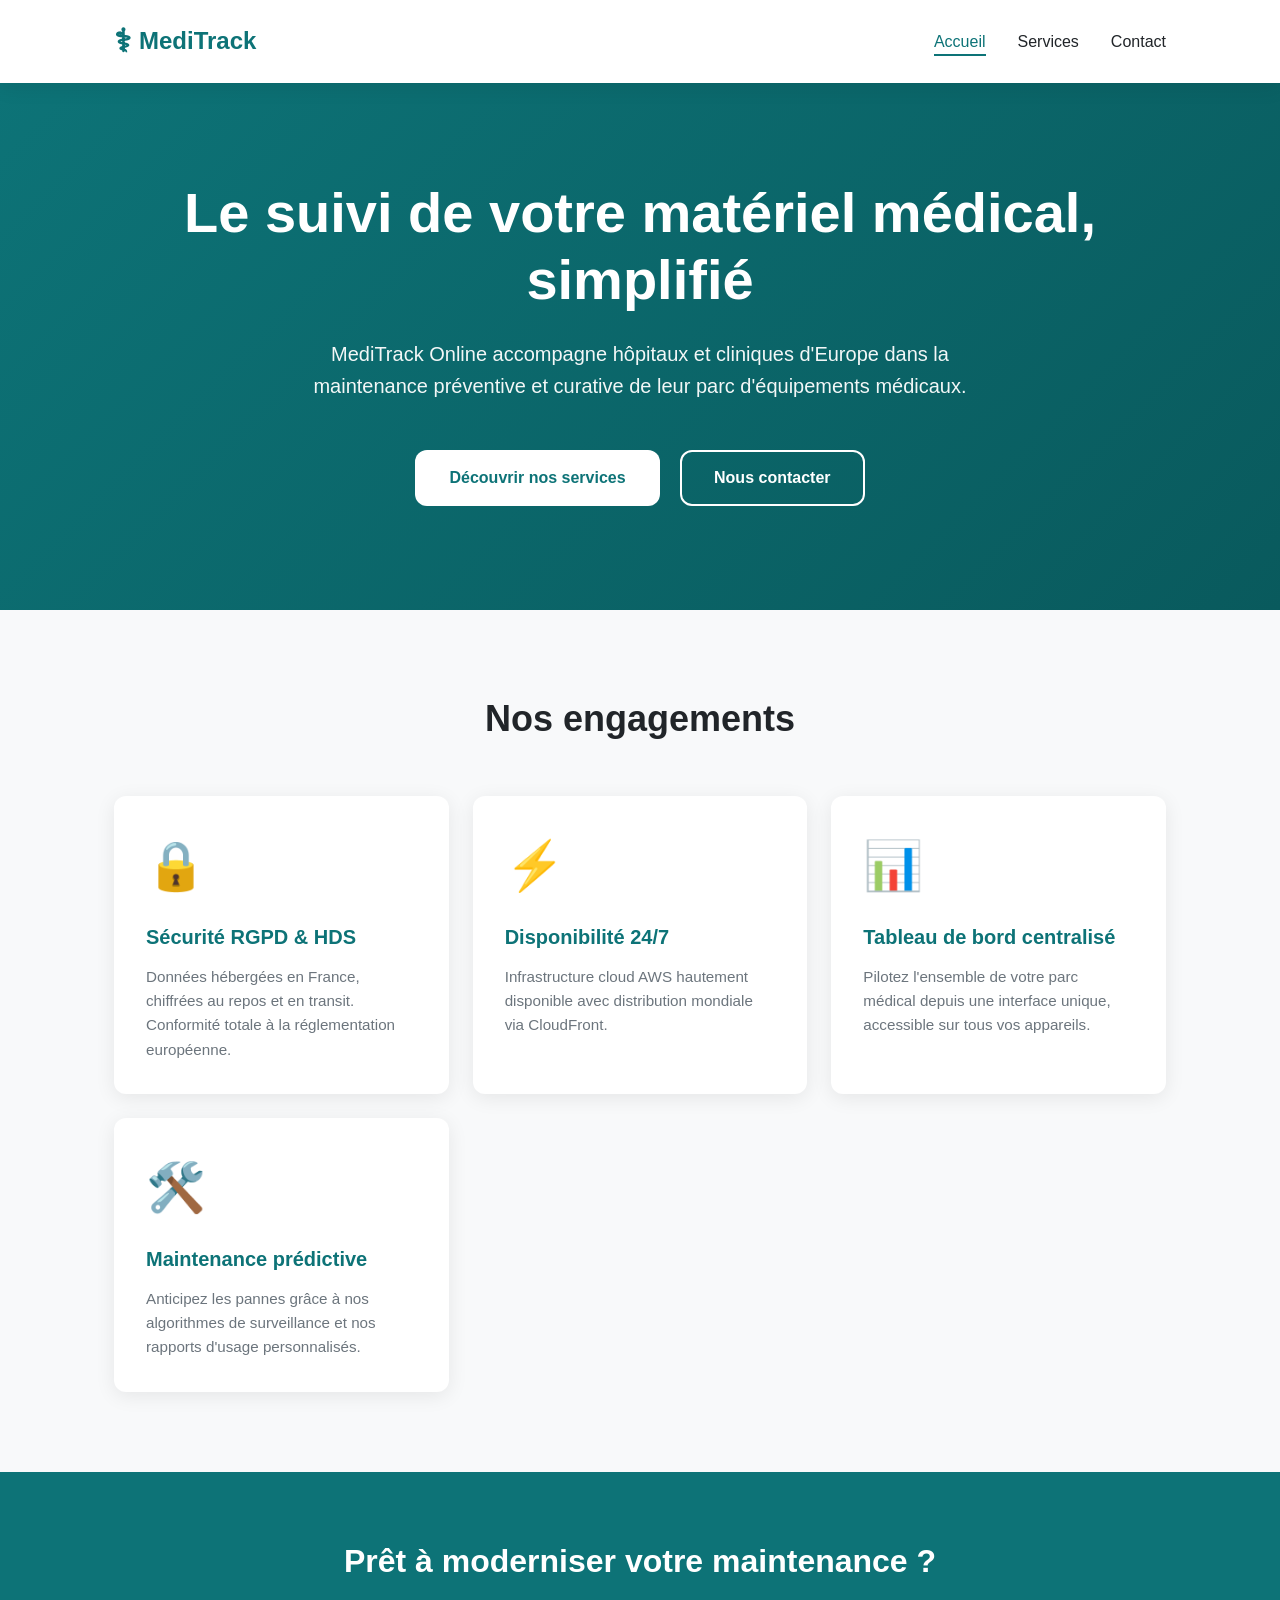
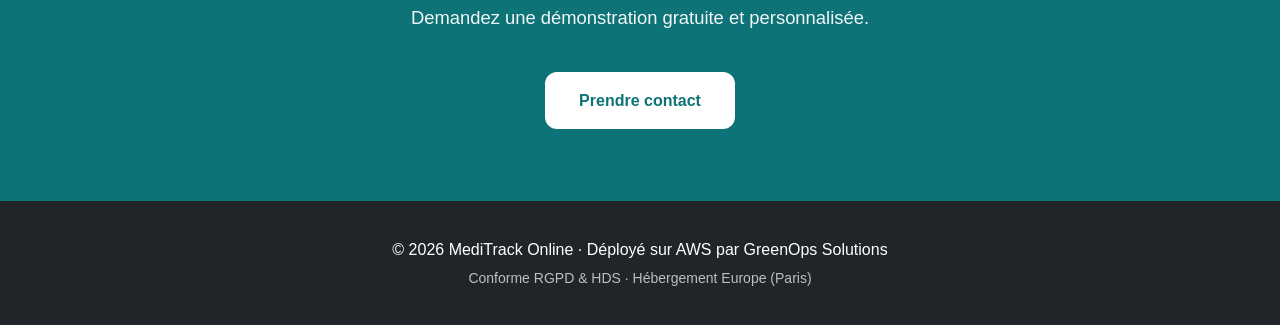
<file: site/index.html>
<!DOCTYPE html>
<html lang="fr">
<head>
    <meta charset="UTF-8">
    <meta name="viewport" content="width=device-width, initial-scale=1.0">
    <meta name="description" content="MediTrack Online - Suivi et maintenance du matériel médical pour hôpitaux et cliniques">
    <title>MediTrack Online - Suivi du matériel médical</title>
    <link rel="stylesheet" href="css/style.css">
</head>
<body>
    <header class="site-header">
        <nav class="container">
            <div class="logo">
                <span class="logo-icon">⚕</span>
                <span class="logo-text">MediTrack</span>
            </div>
            <ul class="nav-menu">
                <li><a href="index.html" class="active">Accueil</a></li>
                <li><a href="services.html">Services</a></li>
                <li><a href="contact.html">Contact</a></li>
            </ul>
        </nav>
    </header>

    <section class="hero">
        <div class="container">
            <h1>Le suivi de votre matériel médical, simplifié</h1>
            <p class="lead">MediTrack Online accompagne hôpitaux et cliniques d'Europe dans la maintenance préventive et curative de leur parc d'équipements médicaux.</p>
            <a href="services.html" class="btn btn-primary">Découvrir nos services</a>
            <a href="contact.html" class="btn btn-secondary">Nous contacter</a>
        </div>
    </section>

    <section class="features">
        <div class="container">
            <h2>Nos engagements</h2>
            <div class="grid">
                <div class="card">
                    <div class="card-icon">🔒</div>
                    <h3>Sécurité RGPD &amp; HDS</h3>
                    <p>Données hébergées en France, chiffrées au repos et en transit. Conformité totale à la réglementation européenne.</p>
                </div>
                <div class="card">
                    <div class="card-icon">⚡</div>
                    <h3>Disponibilité 24/7</h3>
                    <p>Infrastructure cloud AWS hautement disponible avec distribution mondiale via CloudFront.</p>
                </div>
                <div class="card">
                    <div class="card-icon">📊</div>
                    <h3>Tableau de bord centralisé</h3>
                    <p>Pilotez l'ensemble de votre parc médical depuis une interface unique, accessible sur tous vos appareils.</p>
                </div>
                <div class="card">
                    <div class="card-icon">🛠️</div>
                    <h3>Maintenance prédictive</h3>
                    <p>Anticipez les pannes grâce à nos algorithmes de surveillance et nos rapports d'usage personnalisés.</p>
                </div>
            </div>
        </div>
    </section>

    <section class="cta">
        <div class="container">
            <h2>Prêt à moderniser votre maintenance ?</h2>
            <p>Demandez une démonstration gratuite et personnalisée.</p>
            <a href="contact.html" class="btn btn-primary">Prendre contact</a>
        </div>
    </section>

    <footer class="site-footer">
        <div class="container">
            <p>&copy; 2026 MediTrack Online · Déployé sur AWS par GreenOps Solutions</p>
            <p class="small">Conforme RGPD &amp; HDS · Hébergement Europe (Paris)</p>
        </div>
    </footer>
</body>
</html>
</file>
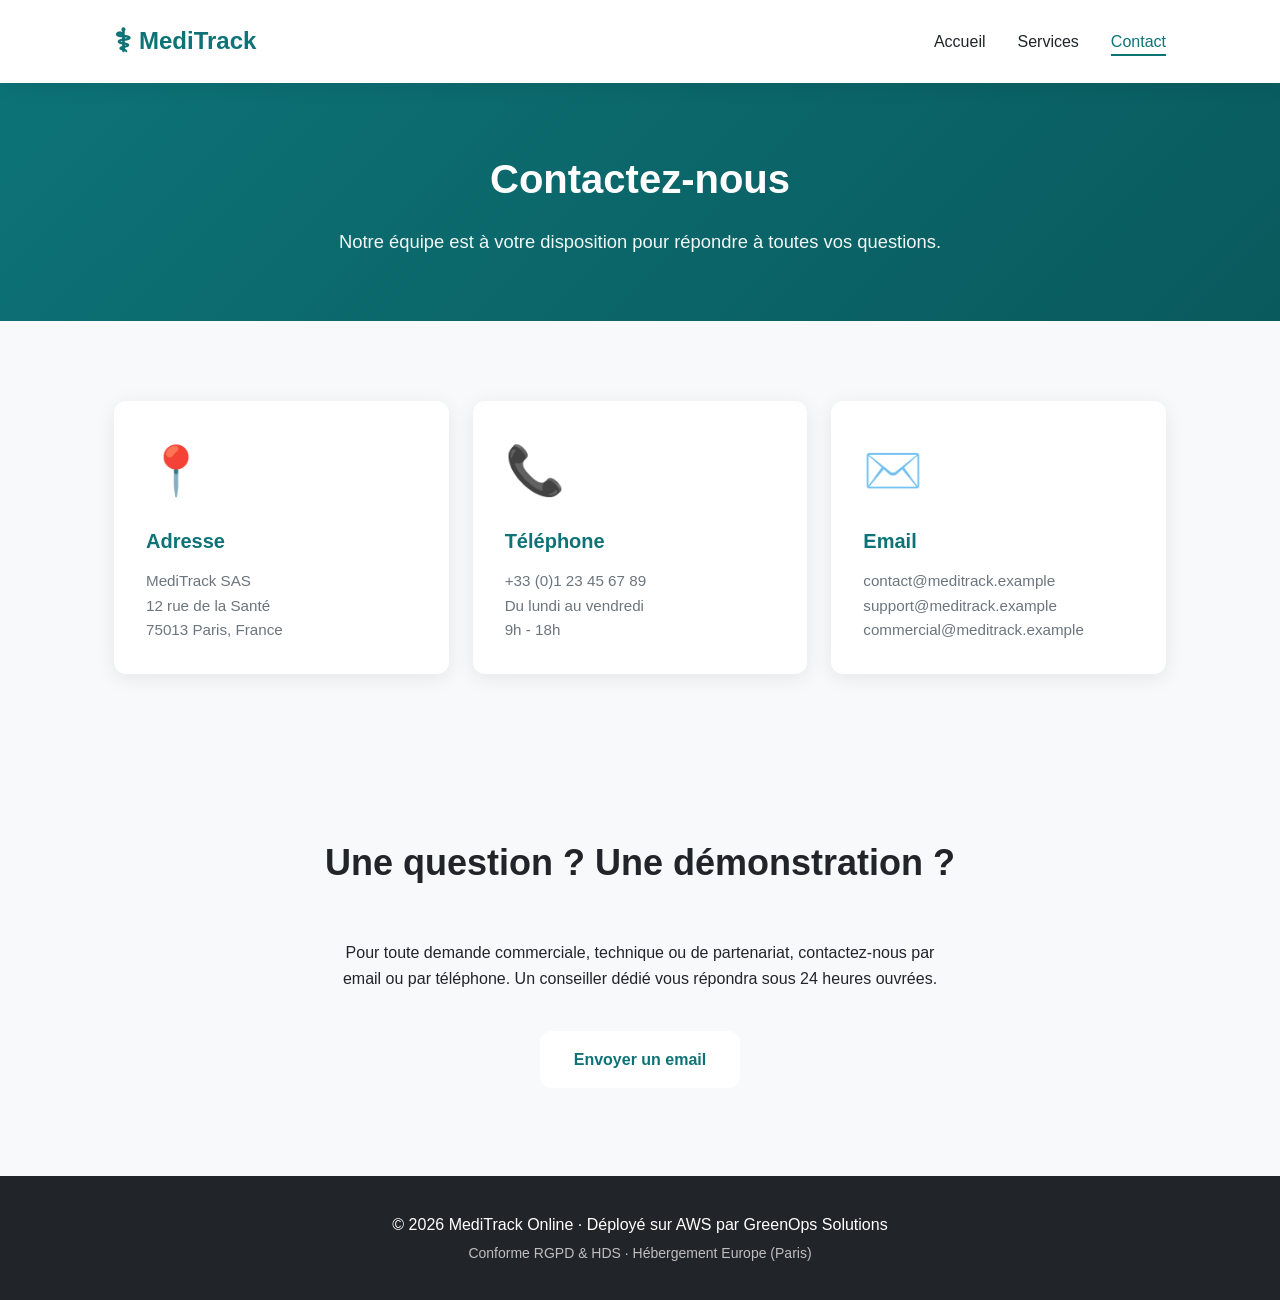
<file: site/contact.html>
<!DOCTYPE html>
<html lang="fr">
<head>
    <meta charset="UTF-8">
    <meta name="viewport" content="width=device-width, initial-scale=1.0">
    <title>Contact - MediTrack Online</title>
    <link rel="stylesheet" href="css/style.css">
</head>
<body>
    <header class="site-header">
        <nav class="container">
            <div class="logo">
                <span class="logo-icon">⚕</span>
                <span class="logo-text">MediTrack</span>
            </div>
            <ul class="nav-menu">
                <li><a href="index.html">Accueil</a></li>
                <li><a href="services.html">Services</a></li>
                <li><a href="contact.html" class="active">Contact</a></li>
            </ul>
        </nav>
    </header>

    <section class="page-hero">
        <div class="container">
            <h1>Contactez-nous</h1>
            <p class="lead">Notre équipe est à votre disposition pour répondre à toutes vos questions.</p>
        </div>
    </section>

    <section class="contact-info">
        <div class="container">
            <div class="grid">
                <div class="card">
                    <div class="card-icon">📍</div>
                    <h3>Adresse</h3>
                    <p>MediTrack SAS<br>12 rue de la Santé<br>75013 Paris, France</p>
                </div>
                <div class="card">
                    <div class="card-icon">📞</div>
                    <h3>Téléphone</h3>
                    <p>+33 (0)1 23 45 67 89<br>Du lundi au vendredi<br>9h - 18h</p>
                </div>
                <div class="card">
                    <div class="card-icon">✉️</div>
                    <h3>Email</h3>
                    <p>contact@meditrack.example<br>support@meditrack.example<br>commercial@meditrack.example</p>
                </div>
            </div>
        </div>
    </section>

    <section class="features">
        <div class="container">
            <h2>Une question ? Une démonstration ?</h2>
            <p style="text-align: center; max-width: 600px; margin: 0 auto 2rem;">
                Pour toute demande commerciale, technique ou de partenariat, contactez-nous par email
                ou par téléphone. Un conseiller dédié vous répondra sous 24 heures ouvrées.
            </p>
            <div style="text-align: center;">
                <a href="mailto:contact@meditrack.example" class="btn btn-primary">Envoyer un email</a>
            </div>
        </div>
    </section>

    <footer class="site-footer">
        <div class="container">
            <p>&copy; 2026 MediTrack Online · Déployé sur AWS par GreenOps Solutions</p>
            <p class="small">Conforme RGPD &amp; HDS · Hébergement Europe (Paris)</p>
        </div>
    </footer>
</body>
</html>
</file>
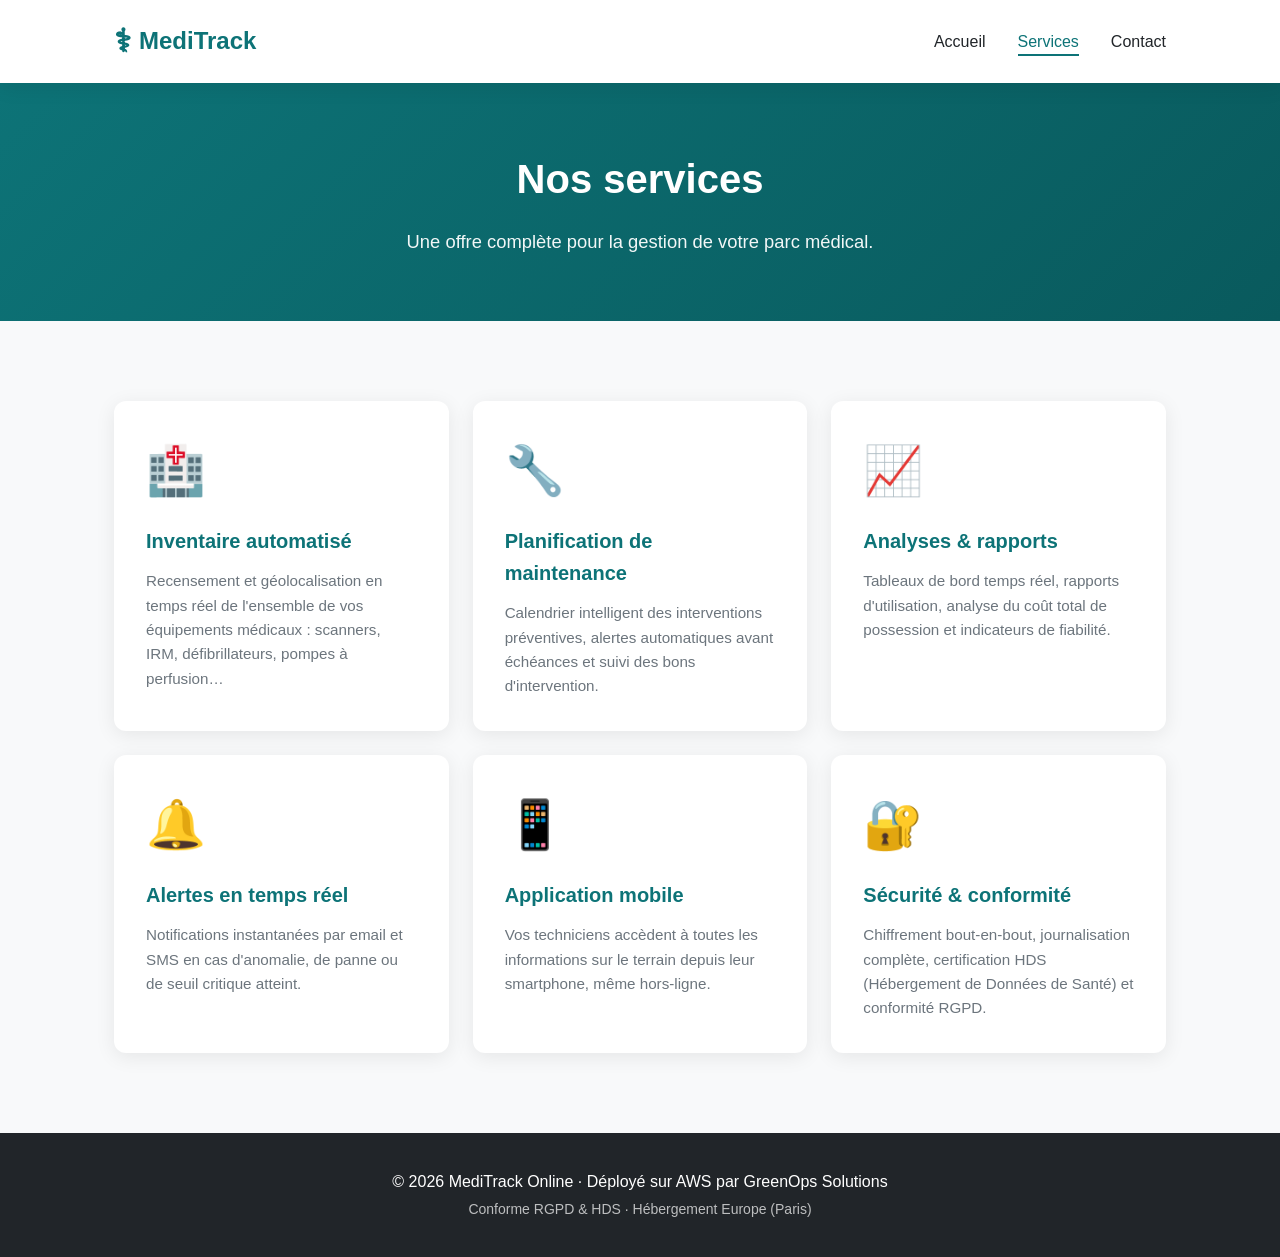
<file: site/services.html>
<!DOCTYPE html>
<html lang="fr">
<head>
    <meta charset="UTF-8">
    <meta name="viewport" content="width=device-width, initial-scale=1.0">
    <title>Services - MediTrack Online</title>
    <link rel="stylesheet" href="css/style.css">
</head>
<body>
    <header class="site-header">
        <nav class="container">
            <div class="logo">
                <span class="logo-icon">⚕</span>
                <span class="logo-text">MediTrack</span>
            </div>
            <ul class="nav-menu">
                <li><a href="index.html">Accueil</a></li>
                <li><a href="services.html" class="active">Services</a></li>
                <li><a href="contact.html">Contact</a></li>
            </ul>
        </nav>
    </header>

    <section class="page-hero">
        <div class="container">
            <h1>Nos services</h1>
            <p class="lead">Une offre complète pour la gestion de votre parc médical.</p>
        </div>
    </section>

    <section class="features">
        <div class="container">
            <div class="grid">
                <div class="card">
                    <div class="card-icon">🏥</div>
                    <h3>Inventaire automatisé</h3>
                    <p>Recensement et géolocalisation en temps réel de l'ensemble de vos équipements médicaux : scanners, IRM, défibrillateurs, pompes à perfusion…</p>
                </div>
                <div class="card">
                    <div class="card-icon">🔧</div>
                    <h3>Planification de maintenance</h3>
                    <p>Calendrier intelligent des interventions préventives, alertes automatiques avant échéances et suivi des bons d'intervention.</p>
                </div>
                <div class="card">
                    <div class="card-icon">📈</div>
                    <h3>Analyses &amp; rapports</h3>
                    <p>Tableaux de bord temps réel, rapports d'utilisation, analyse du coût total de possession et indicateurs de fiabilité.</p>
                </div>
                <div class="card">
                    <div class="card-icon">🔔</div>
                    <h3>Alertes en temps réel</h3>
                    <p>Notifications instantanées par email et SMS en cas d'anomalie, de panne ou de seuil critique atteint.</p>
                </div>
                <div class="card">
                    <div class="card-icon">📱</div>
                    <h3>Application mobile</h3>
                    <p>Vos techniciens accèdent à toutes les informations sur le terrain depuis leur smartphone, même hors-ligne.</p>
                </div>
                <div class="card">
                    <div class="card-icon">🔐</div>
                    <h3>Sécurité &amp; conformité</h3>
                    <p>Chiffrement bout-en-bout, journalisation complète, certification HDS (Hébergement de Données de Santé) et conformité RGPD.</p>
                </div>
            </div>
        </div>
    </section>

    <footer class="site-footer">
        <div class="container">
            <p>&copy; 2026 MediTrack Online · Déployé sur AWS par GreenOps Solutions</p>
            <p class="small">Conforme RGPD &amp; HDS · Hébergement Europe (Paris)</p>
        </div>
    </footer>
</body>
</html>
</file>
<file: site/css/style.css>
:root {
    --primary: #0d7377;
    --primary-dark: #095a5d;
    --secondary: #14ffec;
    --dark: #212529;
    --gray: #6c757d;
    --light: #f8f9fa;
    --white: #ffffff;
    --shadow: 0 4px 20px rgba(0, 0, 0, 0.08);
    --radius: 12px;
}

* {
    margin: 0;
    padding: 0;
    box-sizing: border-box;
}

html {
    scroll-behavior: smooth;
}

body {
    font-family: -apple-system, BlinkMacSystemFont, "Segoe UI", Roboto, Oxygen, Ubuntu, sans-serif;
    line-height: 1.6;
    color: var(--dark);
    background: var(--white);
}

.container {
    max-width: 1100px;
    margin: 0 auto;
    padding: 0 1.5rem;
}

/* ==== Header ==== */
.site-header {
    background: var(--white);
    box-shadow: var(--shadow);
    position: sticky;
    top: 0;
    z-index: 100;
}

.site-header nav {
    display: flex;
    justify-content: space-between;
    align-items: center;
    padding: 1rem 1.5rem;
}

.logo {
    display: flex;
    align-items: center;
    gap: 0.5rem;
    font-size: 1.5rem;
    font-weight: 700;
    color: var(--primary);
}

.logo-icon {
    font-size: 2rem;
}

.nav-menu {
    list-style: none;
    display: flex;
    gap: 2rem;
}

.nav-menu a {
    text-decoration: none;
    color: var(--dark);
    font-weight: 500;
    transition: color 0.2s;
    padding-bottom: 4px;
    border-bottom: 2px solid transparent;
}

.nav-menu a:hover,
.nav-menu a.active {
    color: var(--primary);
    border-bottom-color: var(--primary);
}

/* ==== Hero ==== */
.hero {
    background: linear-gradient(135deg, var(--primary) 0%, var(--primary-dark) 100%);
    color: var(--white);
    padding: 6rem 0;
    text-align: center;
}

.hero h1 {
    font-size: clamp(2rem, 5vw, 3.5rem);
    margin-bottom: 1.5rem;
    line-height: 1.2;
}

.hero .lead {
    font-size: 1.25rem;
    margin-bottom: 2.5rem;
    max-width: 700px;
    margin-left: auto;
    margin-right: auto;
    opacity: 0.95;
}

.page-hero {
    background: linear-gradient(135deg, var(--primary) 0%, var(--primary-dark) 100%);
    color: var(--white);
    padding: 4rem 0;
    text-align: center;
}

.page-hero h1 {
    font-size: 2.5rem;
    margin-bottom: 1rem;
}

.page-hero .lead {
    font-size: 1.15rem;
    opacity: 0.95;
}

/* ==== Buttons ==== */
.btn {
    display: inline-block;
    padding: 0.85rem 2rem;
    border-radius: var(--radius);
    font-weight: 600;
    text-decoration: none;
    transition: transform 0.2s, box-shadow 0.2s;
    margin: 0.5rem;
    border: 2px solid transparent;
}

.btn-primary {
    background: var(--white);
    color: var(--primary);
}

.btn-primary:hover {
    transform: translateY(-2px);
    box-shadow: 0 6px 20px rgba(0, 0, 0, 0.2);
}

.btn-secondary {
    background: transparent;
    color: var(--white);
    border-color: var(--white);
}

.btn-secondary:hover {
    background: var(--white);
    color: var(--primary);
}

/* ==== Sections ==== */
.features,
.contact-info {
    padding: 5rem 0;
    background: var(--light);
}

.features h2,
.contact-info h2 {
    text-align: center;
    font-size: 2.25rem;
    margin-bottom: 3rem;
    color: var(--dark);
}

.grid {
    display: grid;
    grid-template-columns: repeat(auto-fit, minmax(250px, 1fr));
    gap: 1.5rem;
}

.card {
    background: var(--white);
    padding: 2rem;
    border-radius: var(--radius);
    box-shadow: var(--shadow);
    transition: transform 0.2s, box-shadow 0.2s;
}

.card:hover {
    transform: translateY(-4px);
    box-shadow: 0 8px 30px rgba(0, 0, 0, 0.12);
}

.card-icon {
    font-size: 3rem;
    margin-bottom: 1rem;
}

.card h3 {
    color: var(--primary);
    margin-bottom: 0.75rem;
    font-size: 1.25rem;
}

.card p {
    color: var(--gray);
    font-size: 0.95rem;
}

/* ==== CTA ==== */
.cta {
    background: var(--primary);
    color: var(--white);
    padding: 4rem 0;
    text-align: center;
}

.cta h2 {
    font-size: 2rem;
    margin-bottom: 1rem;
}

.cta p {
    font-size: 1.15rem;
    margin-bottom: 2rem;
    opacity: 0.95;
}

/* ==== Footer ==== */
.site-footer {
    background: var(--dark);
    color: var(--white);
    padding: 2rem 0;
    text-align: center;
}

.site-footer p {
    margin: 0.25rem 0;
}

.site-footer .small {
    font-size: 0.875rem;
    opacity: 0.7;
}

/* ==== Responsive ==== */
@media (max-width: 600px) {
    .nav-menu {
        gap: 1rem;
    }

    .nav-menu a {
        font-size: 0.9rem;
    }

    .hero {
        padding: 4rem 0;
    }

    .btn {
        display: block;
        margin: 0.75rem auto;
        max-width: 280px;
    }
}
</file>
